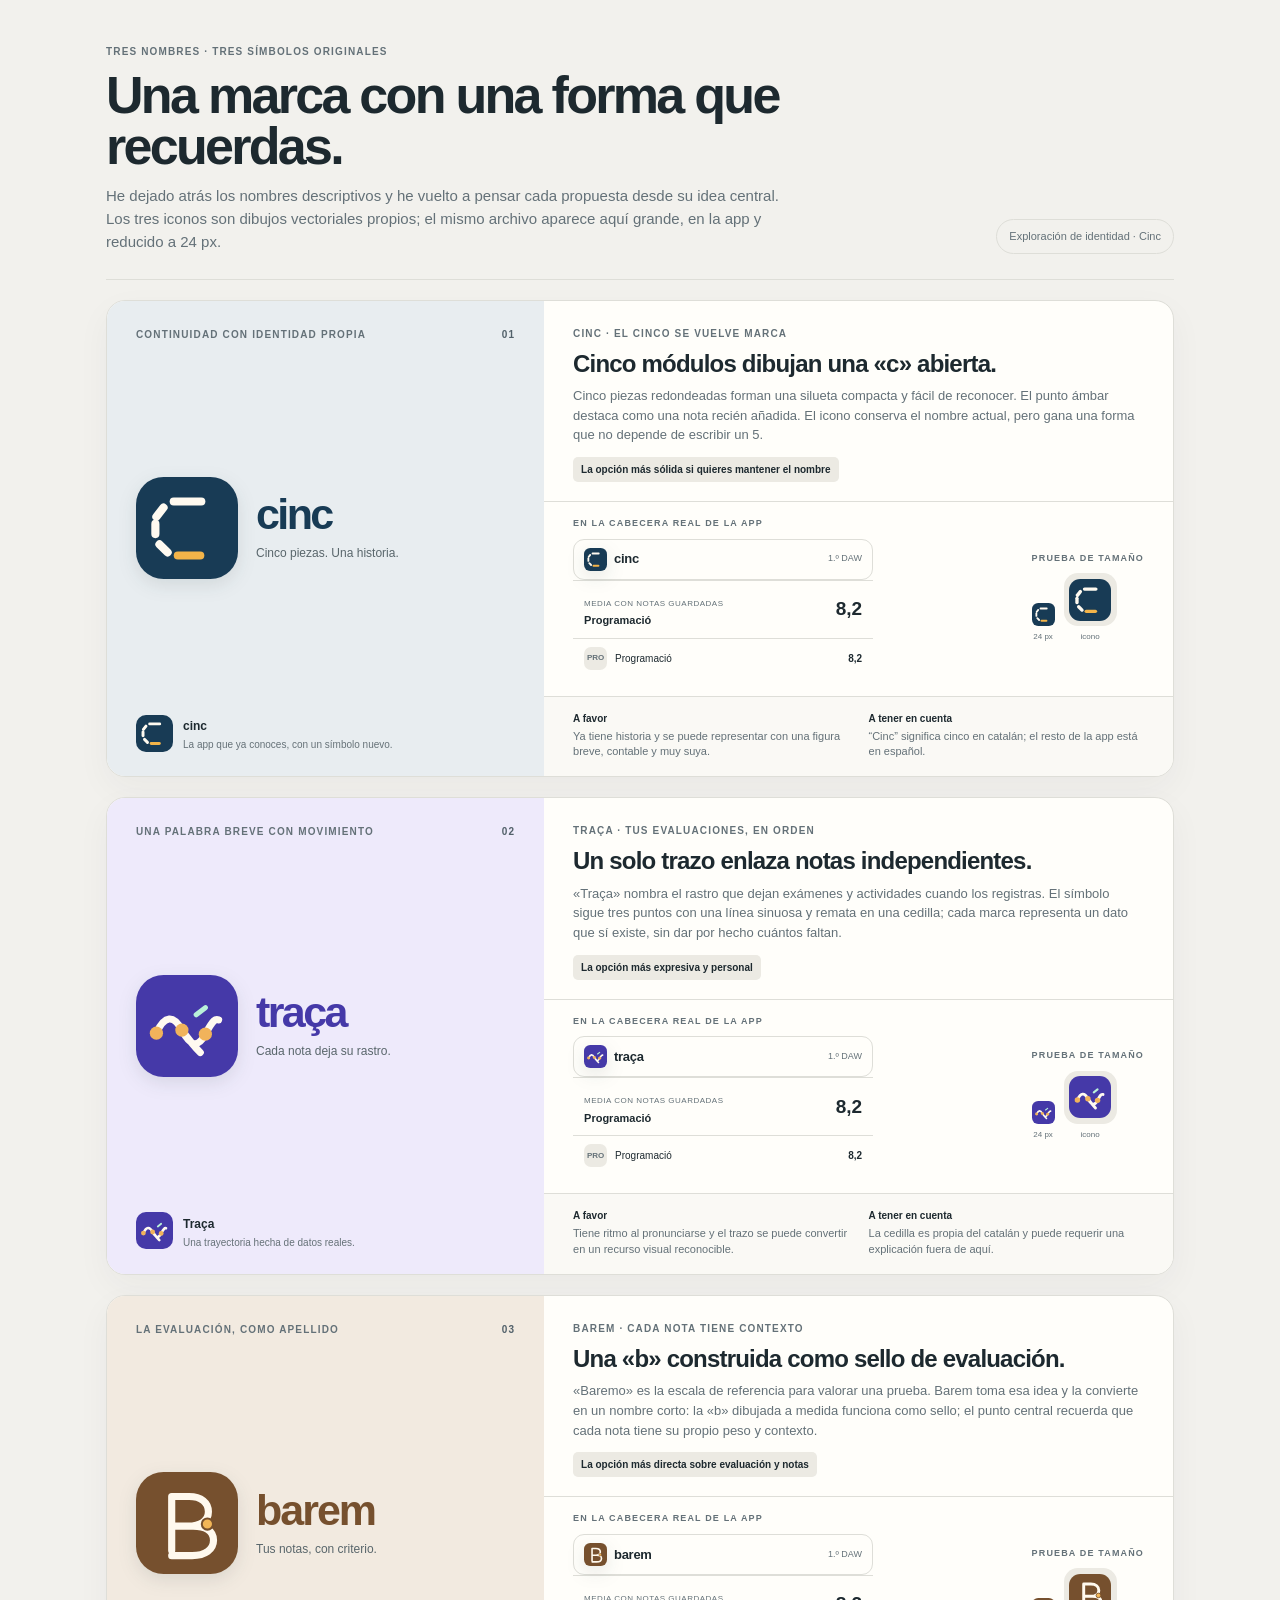
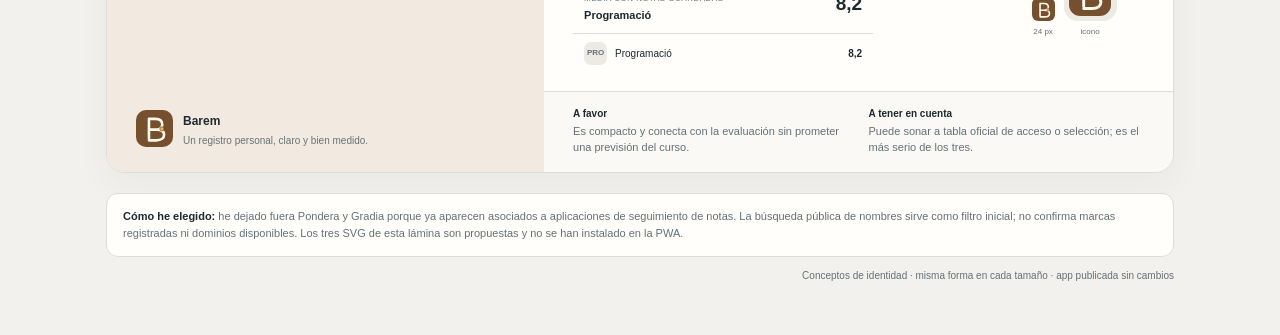
<file: prototipos/identidad/index.html>
<!doctype html>
<html lang="es">
<head>
  <meta charset="utf-8">
  <meta name="viewport" content="width=device-width, initial-scale=1">
  <title>Nombres y logos · Cinc</title>
  <style>
    :root{color-scheme:light dark;--fondo:#f2f1ed;--papel:#fffefa;--tinta:#1d292f;--suave:#647178;--linea:#deded8;--muestra:#eceae3;--sombra:0 12px 34px #24303b0b}
    @media(prefers-color-scheme:dark){:root{--fondo:#11191d;--papel:#1b252a;--tinta:#eef1ed;--suave:#a5b1b3;--linea:#344148;--muestra:#222e33;--sombra:none}}
    :root.claro{--fondo:#f2f1ed;--papel:#fffefa;--tinta:#1d292f;--suave:#647178;--linea:#deded8;--muestra:#eceae3;--sombra:0 12px 34px #24303b0b}
    :root.oscuro{color-scheme:dark;--fondo:#11191d;--papel:#1b252a;--tinta:#eef1ed;--suave:#a5b1b3;--linea:#344148;--muestra:#222e33;--sombra:none}
    *{box-sizing:border-box}body{margin:0;background:var(--fondo);color:var(--tinta);font:15px/1.5 -apple-system,BlinkMacSystemFont,"Segoe UI",sans-serif}
    .pagina{max-width:1120px;margin:auto;padding:44px 26px 52px}.cabecera{display:flex;align-items:end;justify-content:space-between;gap:30px;padding-bottom:25px;border-bottom:1px solid var(--linea)}
    .sobrelinea,.etiqueta,.microtitulo{font-size:10px;font-weight:800;letter-spacing:1.15px;text-transform:uppercase;color:var(--suave)}
    h1{font-size:clamp(34px,5vw,52px);line-height:.98;letter-spacing:-2.7px;margin:11px 0 12px;max-width:680px}.bajada{font-size:15px;line-height:1.55;color:var(--suave);max-width:690px;margin:0}.numero{white-space:nowrap;border:1px solid var(--linea);border-radius:99px;padding:8px 12px;font-size:11px;color:var(--suave)}
    .concepto{display:grid;grid-template-columns:minmax(270px,.82fr) minmax(0,1.18fr);margin-top:20px;background:var(--papel);border:1px solid var(--linea);border-radius:19px;overflow:hidden;box-shadow:var(--sombra)}
    .visual{padding:26px 29px 24px;display:flex;flex-direction:column;justify-content:space-between;min-height:298px}.cinc .visual{background:#e8edf0}.traca .visual{background:#eeeafb}.barem .visual{background:#f2eae0}
    @media(prefers-color-scheme:dark){.cinc .visual{background:#202e36}.traca .visual{background:#29263a}.barem .visual{background:#352c25}}
    :root.claro .cinc .visual{background:#e8edf0}:root.claro .traca .visual{background:#eeeafb}:root.claro .barem .visual{background:#f2eae0}
    .orden{display:flex;justify-content:space-between;align-items:center}.orden b{font-size:10px;letter-spacing:1.1px;color:#52616a}.marca{display:flex;align-items:center;gap:18px;margin:21px 0}.simbolo{width:102px;height:102px;flex:none;filter:drop-shadow(0 6px 9px #18252c1a)}.nombre{font-size:43px;line-height:1;letter-spacing:-2.6px;font-weight:790}.cinc .nombre{color:#183b55}.traca .nombre{color:#4539a8;font-weight:730}.barem .nombre{color:#76502e;letter-spacing:-2px}.lema{font-size:12px;color:#59666b;margin-top:8px}.firma{display:flex;align-items:center;gap:10px}.firma .simbolo{width:37px;height:37px;filter:none}.firma strong{font-size:12px}.firma small{display:block;color:#667278;font-size:10px;margin-top:1px}
    @media(prefers-color-scheme:dark){.orden b,.lema,.firma small{color:#b7c2c1}.cinc .nombre{color:#eef5f7}.traca .nombre{color:#c3baff}.barem .nombre{color:#f2c68e}}
    :root.claro .orden b,:root.claro .lema,:root.claro .firma small{color:#59666b}:root.claro .cinc .nombre{color:#183b55}:root.claro .traca .nombre{color:#4539a8}:root.claro .barem .nombre{color:#76502e}
    :root.oscuro .cinc .visual{background:#202e36}:root.oscuro .traca .visual{background:#29263a}:root.oscuro .barem .visual{background:#352c25}
    :root.oscuro .orden b,:root.oscuro .lema,:root.oscuro .firma small{color:#b7c2c1}:root.oscuro .cinc .nombre{color:#eef5f7}:root.oscuro .traca .nombre{color:#c3baff}:root.oscuro .barem .nombre{color:#f2c68e}
    .contenido{display:flex;flex-direction:column}.texto{padding:25px 29px 19px}.texto .etiqueta{margin-bottom:9px}.texto h2{font-size:24px;line-height:1.13;letter-spacing:-.8px;margin:0 0 9px;max-width:590px}.texto p{font-size:13px;line-height:1.52;color:var(--suave);max-width:620px;margin:0}.recomendacion{display:inline-block;margin-top:12px;border-radius:5px;background:var(--muestra);padding:5px 8px;font-size:10px;font-weight:750}
    .aplicacion{border-top:1px solid var(--linea);padding:15px 29px 18px;display:grid;grid-template-columns:minmax(200px,1fr) auto;align-items:center;gap:23px}.microtitulo{font-size:9px;margin-bottom:8px}.cabecera-app{display:flex;align-items:center;gap:7px;border:1px solid var(--linea);border-radius:11px;background:var(--papel);padding:8px 10px;max-width:300px}.cabecera-app .simbolo{width:23px;height:23px}.cabecera-app strong{font-size:13px;letter-spacing:-.3px}.curso{font-size:9px;color:var(--suave);margin-left:auto}.puntuacion{border-top:1px solid var(--linea);background:var(--papel);max-width:300px;padding:9px 11px;display:flex;justify-content:space-between;align-items:center}.puntuacion small{font-size:8px;letter-spacing:.5px;color:var(--suave)}.puntuacion span{font-size:11px;font-weight:650;display:block}.puntuacion b{font-size:19px}.modulo{border-top:1px solid var(--linea);background:var(--papel);max-width:300px;padding:8px 11px;display:flex;align-items:center;gap:8px;font-size:10px}.sigla{width:23px;height:23px;border-radius:7px;background:var(--muestra);display:grid;place-items:center;font-size:8px;font-weight:800;color:var(--suave)}.nota{margin-left:auto;font-weight:750}
    .escala{display:flex;align-items:end;gap:9px}.tamano{font-size:8px;color:var(--suave);text-align:center}.mosaico{width:53px;height:53px;background:var(--muestra);border-radius:14px;display:grid;place-items:center;margin:0 auto 5px}.mosaico .simbolo{width:42px;height:42px;filter:none}.microicono{width:23px;height:23px;display:block;margin:0 auto 5px}
    .lectura{border-top:1px solid var(--linea);padding:14px 29px 16px;background:color-mix(in srgb,var(--fondo) 36%,var(--papel));display:grid;grid-template-columns:1fr 1fr;gap:20px}.lectura strong{display:block;font-size:10px;margin-bottom:3px}.lectura p{margin:0;font-size:11px;line-height:1.45;color:var(--suave)}
    .filtro{margin-top:20px;border:1px solid var(--linea);border-radius:12px;background:var(--papel);padding:14px 16px;font-size:11px;line-height:1.55;color:var(--suave)}.filtro strong{color:var(--tinta)}footer{text-align:right;color:var(--suave);font-size:10px;margin-top:11px}
    @media(max-width:740px){.pagina{padding:26px 14px 35px}.cabecera{display:block}.numero{display:inline-block;margin-top:15px}.concepto{grid-template-columns:1fr;margin-top:15px}.visual{min-height:248px;padding:20px}.simbolo{width:84px;height:84px}.nombre{font-size:38px}.texto{padding:20px}.texto h2{font-size:21px}.aplicacion{grid-template-columns:1fr;padding:14px 20px;gap:15px}.escala{justify-content:flex-start}.lectura{padding:13px 20px;gap:13px}}
  </style>
</head>
<body>
  <main class="pagina">
    <header class="cabecera">
      <div><div class="sobrelinea">Tres nombres · tres símbolos originales</div><h1>Una marca con una forma que recuerdas.</h1><p class="bajada">He dejado atrás los nombres descriptivos y he vuelto a pensar cada propuesta desde su idea central. Los tres iconos son dibujos vectoriales propios; el mismo archivo aparece aquí grande, en la app y reducido a 24 px.</p></div>
      <div class="numero">Exploración de identidad · Cinc</div>
    </header>

    <section class="concepto cinc">
      <div class="visual"><div class="orden"><span class="sobrelinea">Continuidad con identidad propia</span><b>01</b></div><div class="marca"><img class="simbolo" src="cinc.svg" alt="Icono de Cinc"><div><div class="nombre">cinc</div><div class="lema">Cinco piezas. Una historia.</div></div></div><div class="firma"><img class="simbolo" src="cinc.svg" alt=""><div><strong>cinc</strong><small>La app que ya conoces, con un símbolo nuevo.</small></div></div></div>
      <div class="contenido"><div class="texto"><div class="etiqueta">Cinc · el cinco se vuelve marca</div><h2>Cinco módulos dibujan una «c» abierta.</h2><p>Cinco piezas redondeadas forman una silueta compacta y fácil de reconocer. El punto ámbar destaca como una nota recién añadida. El icono conserva el nombre actual, pero gana una forma que no depende de escribir un 5.</p><span class="recomendacion">La opción más sólida si quieres mantener el nombre</span></div><div class="aplicacion"><div><div class="microtitulo">En la cabecera real de la app</div><div class="cabecera-app"><img class="simbolo" src="cinc.svg" alt=""><strong>cinc</strong><span class="curso">1.º DAW</span></div><div class="puntuacion"><div><small>MEDIA CON NOTAS GUARDADAS</small><span>Programació</span></div><b>8,2</b></div><div class="modulo"><span class="sigla">PRO</span>Programació<span class="nota">8,2</span></div></div><div><div class="microtitulo">Prueba de tamaño</div><div class="escala"><div class="tamano"><img class="microicono" src="cinc.svg" alt="">24 px</div><div class="tamano"><div class="mosaico"><img class="simbolo" src="cinc.svg" alt=""></div>icono</div></div></div></div><div class="lectura"><div><strong>A favor</strong><p>Ya tiene historia y se puede representar con una figura breve, contable y muy suya.</p></div><div><strong>A tener en cuenta</strong><p>“Cinc” significa cinco en catalán; el resto de la app está en español.</p></div></div></div>
    </section>

    <section class="concepto traca">
      <div class="visual"><div class="orden"><span class="sobrelinea">Una palabra breve con movimiento</span><b>02</b></div><div class="marca"><img class="simbolo" src="traca.svg" alt="Icono de Traça"><div><div class="nombre">traça</div><div class="lema">Cada nota deja su rastro.</div></div></div><div class="firma"><img class="simbolo" src="traca.svg" alt=""><div><strong>Traça</strong><small>Una trayectoria hecha de datos reales.</small></div></div></div>
      <div class="contenido"><div class="texto"><div class="etiqueta">Traça · tus evaluaciones, en orden</div><h2>Un solo trazo enlaza notas independientes.</h2><p>«Traça» nombra el rastro que dejan exámenes y actividades cuando los registras. El símbolo sigue tres puntos con una línea sinuosa y remata en una cedilla; cada marca representa un dato que sí existe, sin dar por hecho cuántos faltan.</p><span class="recomendacion">La opción más expresiva y personal</span></div><div class="aplicacion"><div><div class="microtitulo">En la cabecera real de la app</div><div class="cabecera-app"><img class="simbolo" src="traca.svg" alt=""><strong>traça</strong><span class="curso">1.º DAW</span></div><div class="puntuacion"><div><small>MEDIA CON NOTAS GUARDADAS</small><span>Programació</span></div><b>8,2</b></div><div class="modulo"><span class="sigla">PRO</span>Programació<span class="nota">8,2</span></div></div><div><div class="microtitulo">Prueba de tamaño</div><div class="escala"><div class="tamano"><img class="microicono" src="traca.svg" alt="">24 px</div><div class="tamano"><div class="mosaico"><img class="simbolo" src="traca.svg" alt=""></div>icono</div></div></div></div><div class="lectura"><div><strong>A favor</strong><p>Tiene ritmo al pronunciarse y el trazo se puede convertir en un recurso visual reconocible.</p></div><div><strong>A tener en cuenta</strong><p>La cedilla es propia del catalán y puede requerir una explicación fuera de aquí.</p></div></div></div>
    </section>

    <section class="concepto barem">
      <div class="visual"><div class="orden"><span class="sobrelinea">La evaluación, como apellido</span><b>03</b></div><div class="marca"><img class="simbolo" src="barem.svg" alt="Icono de Barem"><div><div class="nombre">barem</div><div class="lema">Tus notas, con criterio.</div></div></div><div class="firma"><img class="simbolo" src="barem.svg" alt=""><div><strong>Barem</strong><small>Un registro personal, claro y bien medido.</small></div></div></div>
      <div class="contenido"><div class="texto"><div class="etiqueta">Barem · cada nota tiene contexto</div><h2>Una «b» construida como sello de evaluación.</h2><p>«Baremo» es la escala de referencia para valorar una prueba. Barem toma esa idea y la convierte en un nombre corto: la «b» dibujada a medida funciona como sello; el punto central recuerda que cada nota tiene su propio peso y contexto.</p><span class="recomendacion">La opción más directa sobre evaluación y notas</span></div><div class="aplicacion"><div><div class="microtitulo">En la cabecera real de la app</div><div class="cabecera-app"><img class="simbolo" src="barem.svg" alt=""><strong>barem</strong><span class="curso">1.º DAW</span></div><div class="puntuacion"><div><small>MEDIA CON NOTAS GUARDADAS</small><span>Programació</span></div><b>8,2</b></div><div class="modulo"><span class="sigla">PRO</span>Programació<span class="nota">8,2</span></div></div><div><div class="microtitulo">Prueba de tamaño</div><div class="escala"><div class="tamano"><img class="microicono" src="barem.svg" alt="">24 px</div><div class="tamano"><div class="mosaico"><img class="simbolo" src="barem.svg" alt=""></div>icono</div></div></div></div><div class="lectura"><div><strong>A favor</strong><p>Es compacto y conecta con la evaluación sin prometer una previsión del curso.</p></div><div><strong>A tener en cuenta</strong><p>Puede sonar a tabla oficial de acceso o selección; es el más serio de los tres.</p></div></div></div>
    </section>

    <aside class="filtro"><strong>Cómo he elegido:</strong> he dejado fuera Pondera y Gradia porque ya aparecen asociados a aplicaciones de seguimiento de notas. La búsqueda pública de nombres sirve como filtro inicial; no confirma marcas registradas ni dominios disponibles. Los tres SVG de esta lámina son propuestas y no se han instalado en la PWA.</aside>
    <footer>Conceptos de identidad · misma forma en cada tamaño · app publicada sin cambios</footer>
  </main>
  <script>if(location.hash==="#claro")document.documentElement.classList.add("claro");if(location.hash==="#oscuro")document.documentElement.classList.add("oscuro")</script>
</body>
</html>
</file>
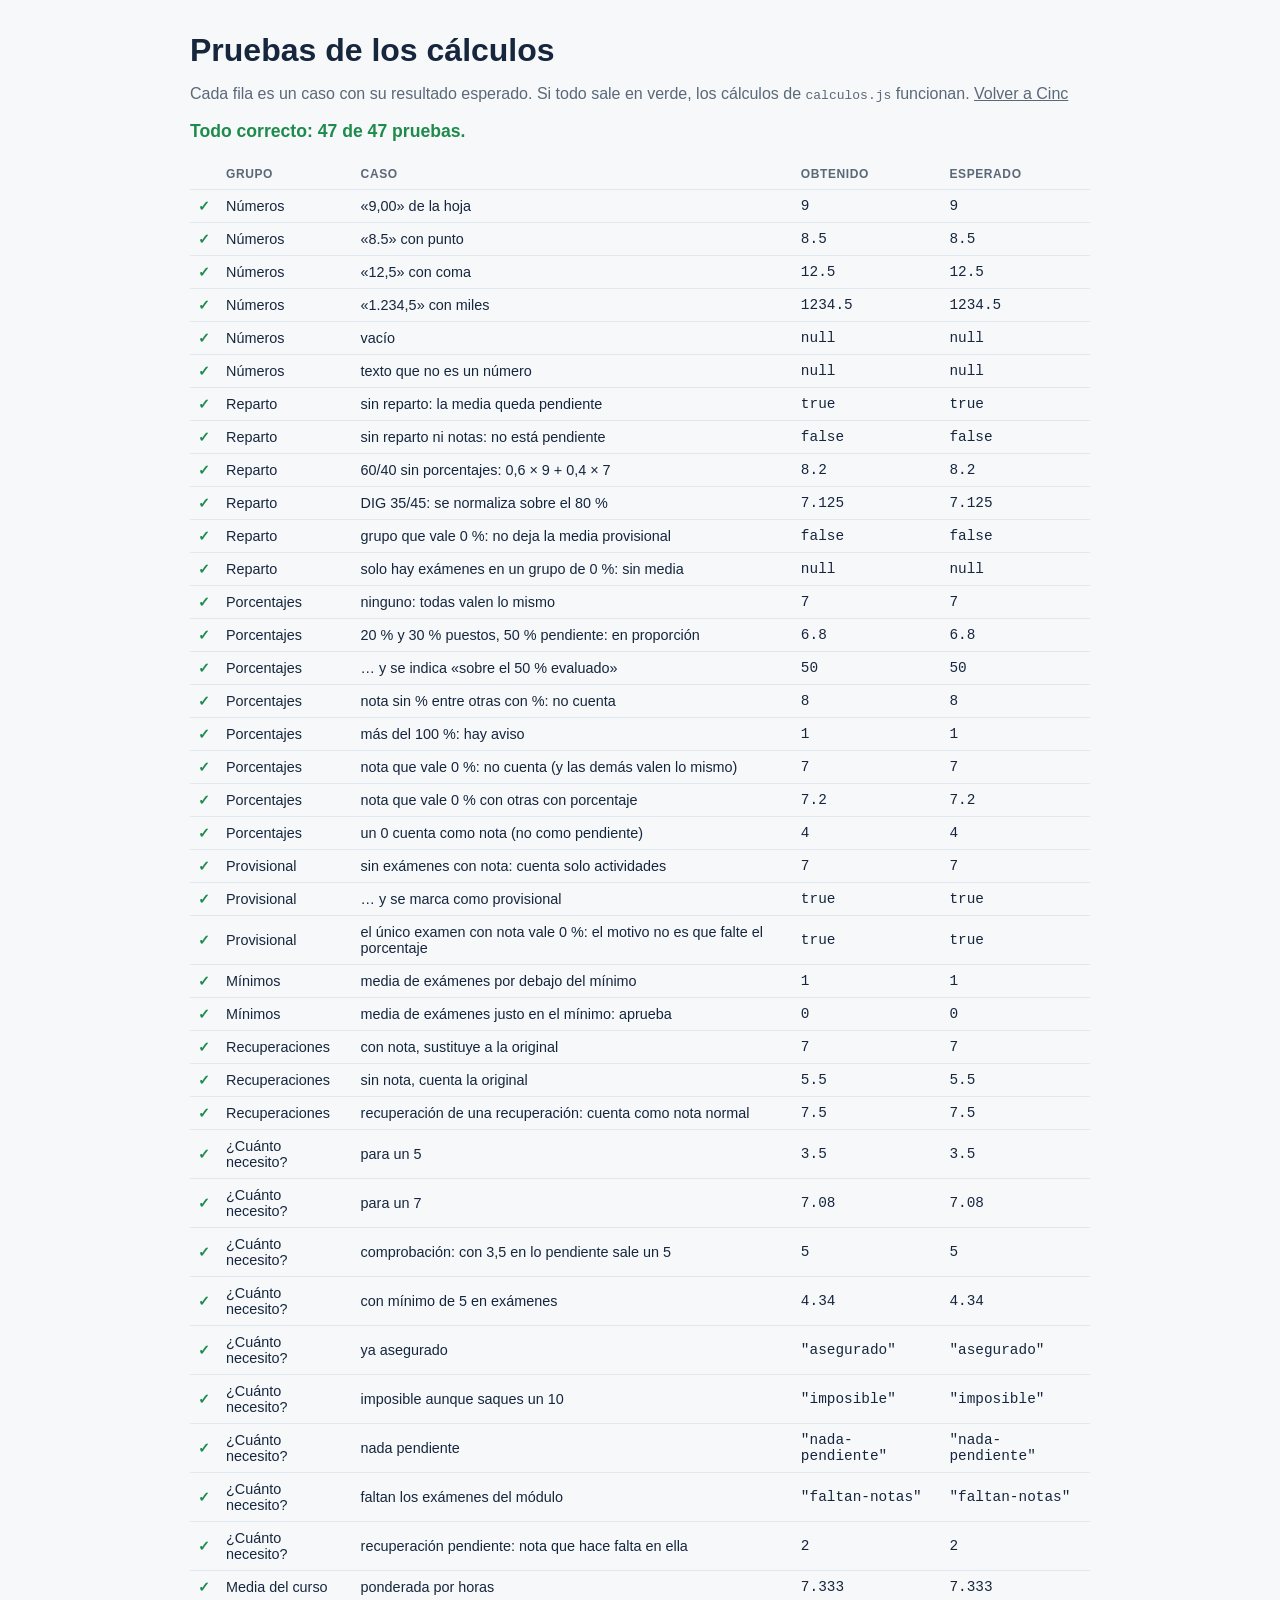
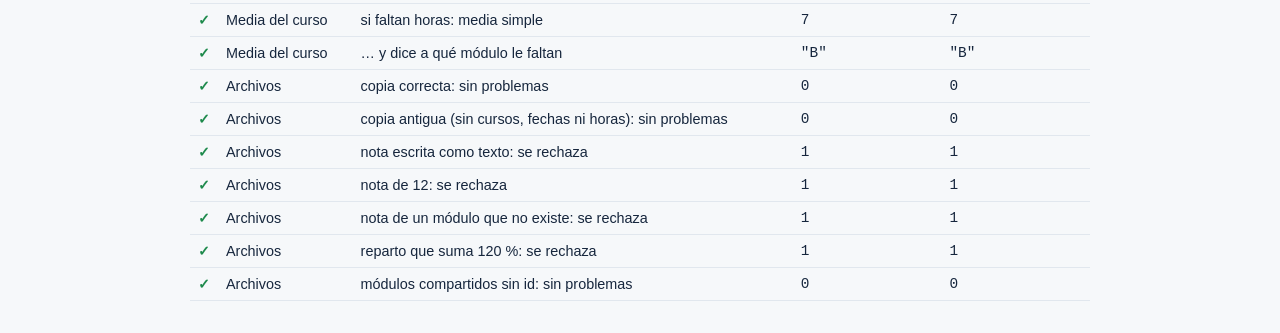
<file: pruebas.html>
<!DOCTYPE html>
<html lang="es">
<head>
  <meta charset="UTF-8">
  <meta name="viewport" content="width=device-width, initial-scale=1">
  <title>Cinc · Pruebas</title>
  <style>
    :root { --fondo: #F6F8FA; --texto: #16263D; --suave: #5B6878; --borde: #E1E7EE; --verde: #1E8A4C; --rojo: #C53030; }
    @media (prefers-color-scheme: dark) {
      :root { --fondo: #0F1722; --texto: #E8EEF5; --suave: #9AA7B5; --borde: #263345; --verde: #4CC27E; --rojo: #F06C6C; }
    }
    body { margin: 0; background: var(--fondo); color: var(--texto); font-family: -apple-system, BlinkMacSystemFont, "Segoe UI", Roboto, Arial, sans-serif; }
    main { max-width: 900px; margin: 0 auto; padding: 32px 16px; }
    h1 { margin: 0 0 4px; }
    p { color: var(--suave); }
    .resumen { font-weight: 700; font-size: 1.1rem; }
    .resumen.ok { color: var(--verde); }
    .resumen.falla { color: var(--rojo); }
    table { width: 100%; border-collapse: collapse; font-size: .9rem; }
    th, td { text-align: left; padding: 8px; border-bottom: 1px solid var(--borde); }
    th { color: var(--suave); font-size: .75rem; text-transform: uppercase; letter-spacing: .05em; }
    tr.ok td:first-child { color: var(--verde); font-weight: 700; }
    tr.falla td { color: var(--rojo); }
    .num { font-variant-numeric: tabular-nums; font-family: ui-monospace, Menlo, monospace; }
    a { color: inherit; }
  </style>
</head>
<body>
  <main>
    <h1>Pruebas de los cálculos</h1>
    <p>Cada fila es un caso con su resultado esperado. Si todo sale en verde, los cálculos de <code>calculos.js</code> funcionan. <a href="./">Volver a Cinc</a></p>
    <p id="resumen" class="resumen">Calculando…</p>
    <table>
      <thead>
        <tr><th></th><th>Grupo</th><th>Caso</th><th>Obtenido</th><th>Esperado</th></tr>
      </thead>
      <tbody id="casos"></tbody>
    </table>
  </main>
  <script src="calculos.js"></script>
  <script src="pruebas.js"></script>
</body>
</html>
</file>
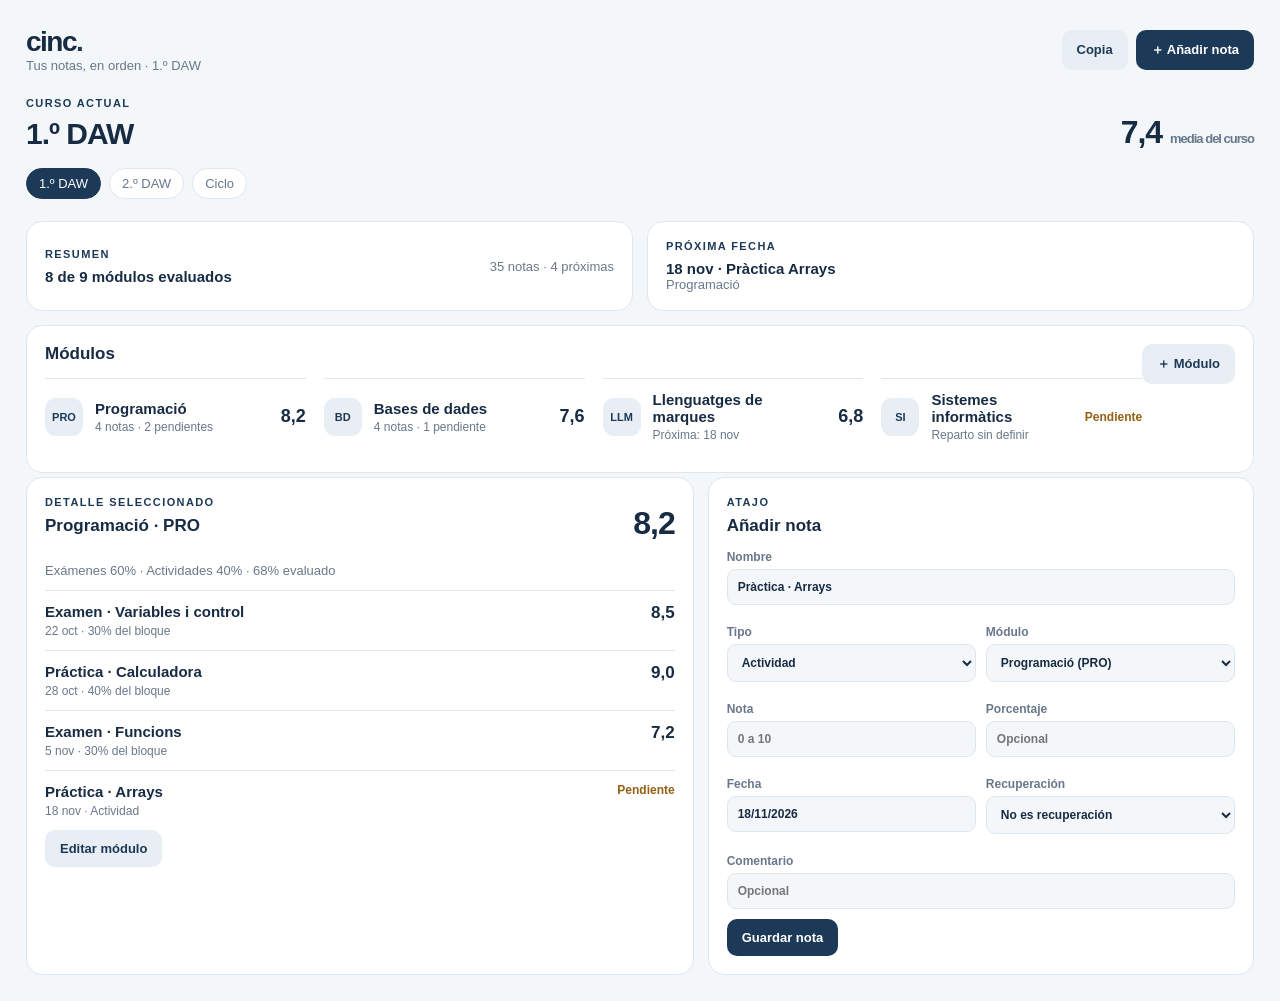
<file: prototipos/a-calma.html>
<!doctype html><html lang="es"><head><meta charset="utf-8"><meta name="viewport" content="width=device-width,initial-scale=1"><title>A · Distribución familiar · Cinc</title><style>
:root{--accent:#1d3958;--bg:#f4f7f9;--surface:#fff;--ink:#172b43;--muted:#68788b;--line:#dfe6ec;--wash:#e8eef4;--pending:#946012;color-scheme:light dark}@media(prefers-color-scheme:dark){:root{--bg:#101923;--surface:#192531;--ink:#ecf2f7;--muted:#a6b4c1;--line:#334352;--wash:#243848;--pending:#edbd6c}}:root.claro{--bg:#f4f7f9;--surface:#fff;--ink:#172b43;--muted:#68788b;--line:#dfe6ec;--wash:#e8eef4;--pending:#946012}
*{box-sizing:border-box}body{margin:0;background:var(--bg);color:var(--ink);font:15px -apple-system,BlinkMacSystemFont,"Segoe UI",sans-serif}.app{max-width:1300px;margin:auto;padding:26px}header{display:flex;align-items:center;justify-content:space-between;gap:16px;margin-bottom:24px}.logo{font-size:28px;font-weight:800;letter-spacing:-1.5px}.logo span{color:var(--accent)}.actions{display:flex;gap:8px}button{border:0;background:var(--accent);color:#fff;padding:11px 15px;border-radius:10px;font-weight:700;font-size:13px}button.alt{background:var(--wash);color:var(--accent)}.topline{display:flex;align-items:flex-end;justify-content:space-between;margin:0 0 17px}h1{font-size:30px;letter-spacing:-1px;margin:0}h2{font-size:17px;margin:0 0 14px}h3{font-size:15px;margin:0}p,small{color:var(--muted)}.tabs{display:flex;gap:8px;margin:12px 0 22px}.tabs span{padding:7px 12px;border-radius:20px;background:var(--surface);border:1px solid var(--line);color:var(--muted);font-size:13px}.tabs .on{background:var(--accent);color:#fff;border-color:var(--accent)}.panel{background:var(--surface);border:1px solid var(--line);border-radius:16px;padding:18px}.eyebrow{color:var(--accent);font-size:11px;font-weight:800;letter-spacing:1.4px;text-transform:uppercase;margin-bottom:8px}.score{font-size:32px;font-weight:800;letter-spacing:-1px}.muted{color:var(--muted);font-size:13px}.stats{display:flex;gap:12px}.stat{background:var(--wash);padding:13px;border-radius:12px;flex:1}.module{display:flex;align-items:center;gap:12px;padding:12px 0;border-top:1px solid var(--line)}.module>b{display:grid;place-items:center;width:38px;height:38px;border-radius:11px;background:var(--wash);color:var(--accent);font-size:11px}.module div{flex:1}.module small,.module strong{display:block}.module small{font-size:12px;margin-top:3px}.module em{font-style:normal;font-weight:800;font-size:18px}.module .pending,.pending{font-size:12px;color:var(--pending);font-weight:700}.detail-head{display:flex;align-items:center;justify-content:space-between;gap:10px;margin-bottom:13px}.notes{margin-top:12px}.note{display:flex;justify-content:space-between;gap:10px;padding:12px 0;border-top:1px solid var(--line)}.note b,.note small{display:block}.note small{font-size:12px;margin-top:4px}.note>strong{font-size:17px}.note.future>strong{font-size:12px;color:var(--pending)}form label{display:block;color:var(--muted);font-weight:700;font-size:12px;margin:10px 0}input,select{display:block;width:100%;padding:10px;margin-top:5px;border:1px solid var(--line);border-radius:9px;background:var(--bg);color:var(--ink);font:inherit}.fields{display:grid;grid-template-columns:1fr 1fr;gap:10px}.upcoming{display:flex;justify-content:space-between;gap:8px;padding:10px 0;border-top:1px solid var(--line)}
.a .overview{display:grid;grid-template-columns:1fr 1fr;gap:14px}.a .modules{grid-column:1/-1}.a .module-list{display:grid;grid-template-columns:repeat(4,minmax(0,1fr));gap:0 18px}.a .module{min-width:0}.a .lower{display:grid;grid-template-columns:1.1fr .9fr;gap:14px;margin-top:4px}.a .summary{display:flex;align-items:center;justify-content:space-between}.a .module:hover{background:var(--wash)}
@media(max-width:760px){.app{padding:17px}header{align-items:flex-start;flex-wrap:wrap}.topline{align-items:flex-start;gap:12px}.stats{flex-wrap:wrap}.module{gap:9px}.a .overview,.a .lower{grid-template-columns:1fr}.a .modules{grid-column:auto}.a .module-list{grid-template-columns:1fr 1fr}.a .actions{width:100%}}
</style></head><body><div class="app a"><header><div><div class="logo">cinc<span>.</span></div><div class="muted">Tus notas, en orden · 1.º DAW</div></div><div class="actions"><button class="alt">Copia</button><button>＋ Añadir nota</button></div></header><div class="a"><div class="topline"><div><div class="eyebrow">Curso actual</div><h1>1.º DAW</h1></div><div class="score">7,4 <small class="muted">media del curso</small></div></div><nav class="tabs"><span class="on">1.º DAW</span><span>2.º DAW</span><span>Ciclo</span></nav><section class="overview"><div class="panel summary"><div><div class="eyebrow">Resumen</div><b>8 de 9 módulos evaluados</b></div><span class="muted">35 notas · 4 próximas</span></div><div class="panel"><div class="eyebrow">Próxima fecha</div><b>18 nov · Pràctica Arrays</b><div class="muted">Programació</div></div><section class="panel modules"><h2>Módulos <button class="alt" style="float:right">＋ Módulo</button></h2><div class="module-list"><div class="module"><b>PRO</b><div><strong>Programació</strong><small>4 notas · 2 pendientes</small></div><em>8,2</em></div><div class="module"><b>BD</b><div><strong>Bases de dades</strong><small>4 notas · 1 pendiente</small></div><em>7,6</em></div><div class="module"><b>LLM</b><div><strong>Llenguatges de marques</strong><small>Próxima: 18 nov</small></div><em>6,8</em></div><div class="module"><b>SI</b><div><strong>Sistemes informàtics</strong><small>Reparto sin definir</small></div><em class="pending">Pendiente</em></div></div></section></section><section class="lower"><div class="panel"><div class="detail-head"><div><div class="eyebrow">Detalle seleccionado</div><h2>Programació · PRO</h2></div><div class="score">8,2</div></div><div class="muted">Exámenes 60% · Actividades 40% · 68% evaluado</div><div class="notes"><div class="note"><span><b>Examen · Variables i control</b><small>22 oct · 30% del bloque</small></span><strong>8,5</strong></div><div class="note"><span><b>Práctica · Calculadora</b><small>28 oct · 40% del bloque</small></span><strong>9,0</strong></div><div class="note"><span><b>Examen · Funcions</b><small>5 nov · 30% del bloque</small></span><strong>7,2</strong></div><div class="note future"><span><b>Práctica · Arrays</b><small>18 nov · Actividad</small></span><strong>Pendiente</strong></div></div><button class="alt">Editar módulo</button></div><div class="panel"><div class="eyebrow">Atajo</div><h2>Añadir nota</h2><form><label>Nombre<input value="Pràctica · Arrays"></label><div class="fields"><label>Tipo<select><option>Actividad</option><option>Examen</option></select></label><label>Módulo<select><option>Programació (PRO)</option></select></label></div><div class="fields"><label>Nota<input placeholder="0 a 10"></label><label>Porcentaje<input placeholder="Opcional"></label></div><div class="fields"><label>Fecha<input value="18/11/2026"></label><label>Recuperación<select><option>No es recuperación</option></select></label></div><label>Comentario<input placeholder="Opcional"></label><button type="button">Guardar nota</button></form></div></section></div></div><script>if(location.hash==="#claro")document.documentElement.classList.add("claro")</script></body></html>
</file>
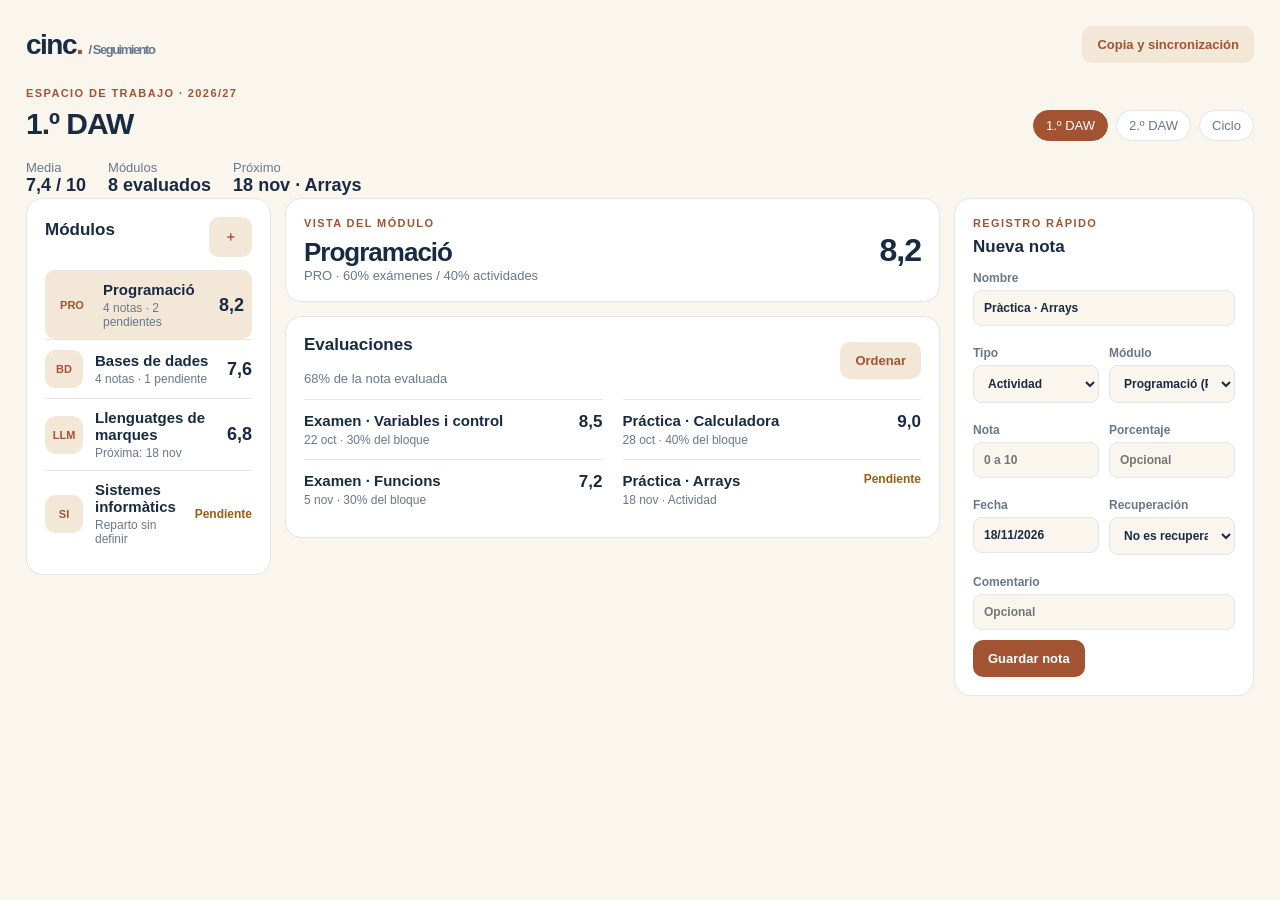
<file: prototipos/b-cuaderno.html>
<!doctype html><html lang="es"><head><meta charset="utf-8"><meta name="viewport" content="width=device-width,initial-scale=1"><title>B · Módulo al centro · Cinc</title><style>
:root{--accent:#a25332;--bg:#faf5ed;--surface:#fff;--ink:#172b43;--muted:#68788b;--line:#dfe6ec;--wash:#f3e8d7;--pending:#946012;color-scheme:light dark}@media(prefers-color-scheme:dark){:root{--bg:#101923;--surface:#192531;--ink:#ecf2f7;--muted:#a6b4c1;--line:#334352;--wash:#243848;--pending:#edbd6c}}:root.claro{--bg:#faf5ed;--surface:#fff;--ink:#172b43;--muted:#68788b;--line:#dfe6ec;--wash:#f3e8d7;--pending:#946012}
*{box-sizing:border-box}body{margin:0;background:var(--bg);color:var(--ink);font:15px -apple-system,BlinkMacSystemFont,"Segoe UI",sans-serif}.app{max-width:1300px;margin:auto;padding:26px}header{display:flex;align-items:center;justify-content:space-between;gap:16px;margin-bottom:24px}.logo{font-size:28px;font-weight:800;letter-spacing:-1.5px}.logo span{color:var(--accent)}.actions{display:flex;gap:8px}button{border:0;background:var(--accent);color:#fff;padding:11px 15px;border-radius:10px;font-weight:700;font-size:13px}button.alt{background:var(--wash);color:var(--accent)}.topline{display:flex;align-items:flex-end;justify-content:space-between;margin:0 0 17px}h1{font-size:30px;letter-spacing:-1px;margin:0}h2{font-size:17px;margin:0 0 14px}h3{font-size:15px;margin:0}p,small{color:var(--muted)}.tabs{display:flex;gap:8px;margin:12px 0 22px}.tabs span{padding:7px 12px;border-radius:20px;background:var(--surface);border:1px solid var(--line);color:var(--muted);font-size:13px}.tabs .on{background:var(--accent);color:#fff;border-color:var(--accent)}.panel{background:var(--surface);border:1px solid var(--line);border-radius:16px;padding:18px}.eyebrow{color:var(--accent);font-size:11px;font-weight:800;letter-spacing:1.4px;text-transform:uppercase;margin-bottom:8px}.score{font-size:32px;font-weight:800;letter-spacing:-1px}.muted{color:var(--muted);font-size:13px}.stats{display:flex;gap:12px}.stat{background:var(--wash);padding:13px;border-radius:12px;flex:1}.module{display:flex;align-items:center;gap:12px;padding:12px 0;border-top:1px solid var(--line)}.module>b{display:grid;place-items:center;width:38px;height:38px;border-radius:11px;background:var(--wash);color:var(--accent);font-size:11px}.module div{flex:1}.module small,.module strong{display:block}.module small{font-size:12px;margin-top:3px}.module em{font-style:normal;font-weight:800;font-size:18px}.module .pending,.pending{font-size:12px;color:var(--pending);font-weight:700}.detail-head{display:flex;align-items:center;justify-content:space-between;gap:10px;margin-bottom:13px}.notes{margin-top:12px}.note{display:flex;justify-content:space-between;gap:10px;padding:12px 0;border-top:1px solid var(--line)}.note b,.note small{display:block}.note small{font-size:12px;margin-top:4px}.note>strong{font-size:17px}.note.future>strong{font-size:12px;color:var(--pending)}form label{display:block;color:var(--muted);font-weight:700;font-size:12px;margin:10px 0}input,select{display:block;width:100%;padding:10px;margin-top:5px;border:1px solid var(--line);border-radius:9px;background:var(--bg);color:var(--ink);font:inherit}.fields{display:grid;grid-template-columns:1fr 1fr;gap:10px}.upcoming{display:flex;justify-content:space-between;gap:8px;padding:10px 0;border-top:1px solid var(--line)}
.b .shell{display:grid;grid-template-columns:245px minmax(0,1fr) 300px;gap:14px;align-items:start}.b .sidebar{position:sticky;top:15px}.b .sidebar .module{padding:10px 0}.b .main .panel{margin-bottom:14px}.b .hero{display:flex;align-items:center;justify-content:space-between}.b .notes{display:grid;grid-template-columns:1fr 1fr;gap:0 20px}.b .add-panel{position:sticky;top:15px}.b .summaryline{display:flex;gap:22px;margin:10px 0 2px}.b .statline b{display:block;font-size:18px}.b .module.selected{background:var(--wash);border-radius:10px;padding-left:8px;padding-right:8px}
@media(max-width:760px){.app{padding:17px}header{align-items:flex-start;flex-wrap:wrap}.topline{align-items:flex-start;gap:12px}.stats{flex-wrap:wrap}.module{gap:9px}.b .shell{grid-template-columns:1fr}.b .sidebar,.b .add-panel{position:static}.b .sidebar .module-list{display:grid;grid-template-columns:1fr 1fr;gap:0 12px}.b .notes{grid-template-columns:1fr}}
</style></head><body><div class="app b"><header><div class="logo">cinc<span>.</span> <small class="muted">/ Seguimiento</small></div><div class="actions"><button class="alt">Copia y sincronización</button></div></header><div class="topline"><div><div class="eyebrow">Espacio de trabajo · 2026/27</div><h1>1.º DAW</h1></div><nav class="tabs" style="margin:0"><span class="on">1.º DAW</span><span>2.º DAW</span><span>Ciclo</span></nav></div><div class="summaryline"><div class="statline"><span class="muted">Media</span><b>7,4 / 10</b></div><div class="statline"><span class="muted">Módulos</span><b>8 evaluados</b></div><div class="statline"><span class="muted">Próximo</span><b>18 nov · Arrays</b></div></div><div class="b shell"><aside class="panel sidebar"><div class="detail-head"><h2>Módulos</h2><button class="alt">＋</button></div><div class="module-list"><div class="module selected"><b>PRO</b><div><strong>Programació</strong><small>4 notas · 2 pendientes</small></div><em>8,2</em></div><div class="module"><b>BD</b><div><strong>Bases de dades</strong><small>4 notas · 1 pendiente</small></div><em>7,6</em></div><div class="module"><b>LLM</b><div><strong>Llenguatges de marques</strong><small>Próxima: 18 nov</small></div><em>6,8</em></div><div class="module"><b>SI</b><div><strong>Sistemes informàtics</strong><small>Reparto sin definir</small></div><em class="pending">Pendiente</em></div></div></aside><main class="main"><section class="panel hero"><div><div class="eyebrow">Vista del módulo</div><h1 style="font-size:26px">Programació</h1><div class="muted">PRO · 60% exámenes / 40% actividades</div></div><div class="score">8,2</div></section><section class="panel"><div class="detail-head"><div><h2>Evaluaciones</h2><span class="muted">68% de la nota evaluada</span></div><button class="alt">Ordenar</button></div><div class="notes"><div class="note"><span><b>Examen · Variables i control</b><small>22 oct · 30% del bloque</small></span><strong>8,5</strong></div><div class="note"><span><b>Práctica · Calculadora</b><small>28 oct · 40% del bloque</small></span><strong>9,0</strong></div><div class="note"><span><b>Examen · Funcions</b><small>5 nov · 30% del bloque</small></span><strong>7,2</strong></div><div class="note future"><span><b>Práctica · Arrays</b><small>18 nov · Actividad</small></span><strong>Pendiente</strong></div></div></section></main><aside class="panel add-panel"><div class="eyebrow">Registro rápido</div><h2>Nueva nota</h2><form><label>Nombre<input value="Pràctica · Arrays"></label><div class="fields"><label>Tipo<select><option>Actividad</option><option>Examen</option></select></label><label>Módulo<select><option>Programació (PRO)</option></select></label></div><div class="fields"><label>Nota<input placeholder="0 a 10"></label><label>Porcentaje<input placeholder="Opcional"></label></div><div class="fields"><label>Fecha<input value="18/11/2026"></label><label>Recuperación<select><option>No es recuperación</option></select></label></div><label>Comentario<input placeholder="Opcional"></label><button type="button">Guardar nota</button></form></aside></div></div><script>if(location.hash==="#claro")document.documentElement.classList.add("claro")</script></body></html>
</file>
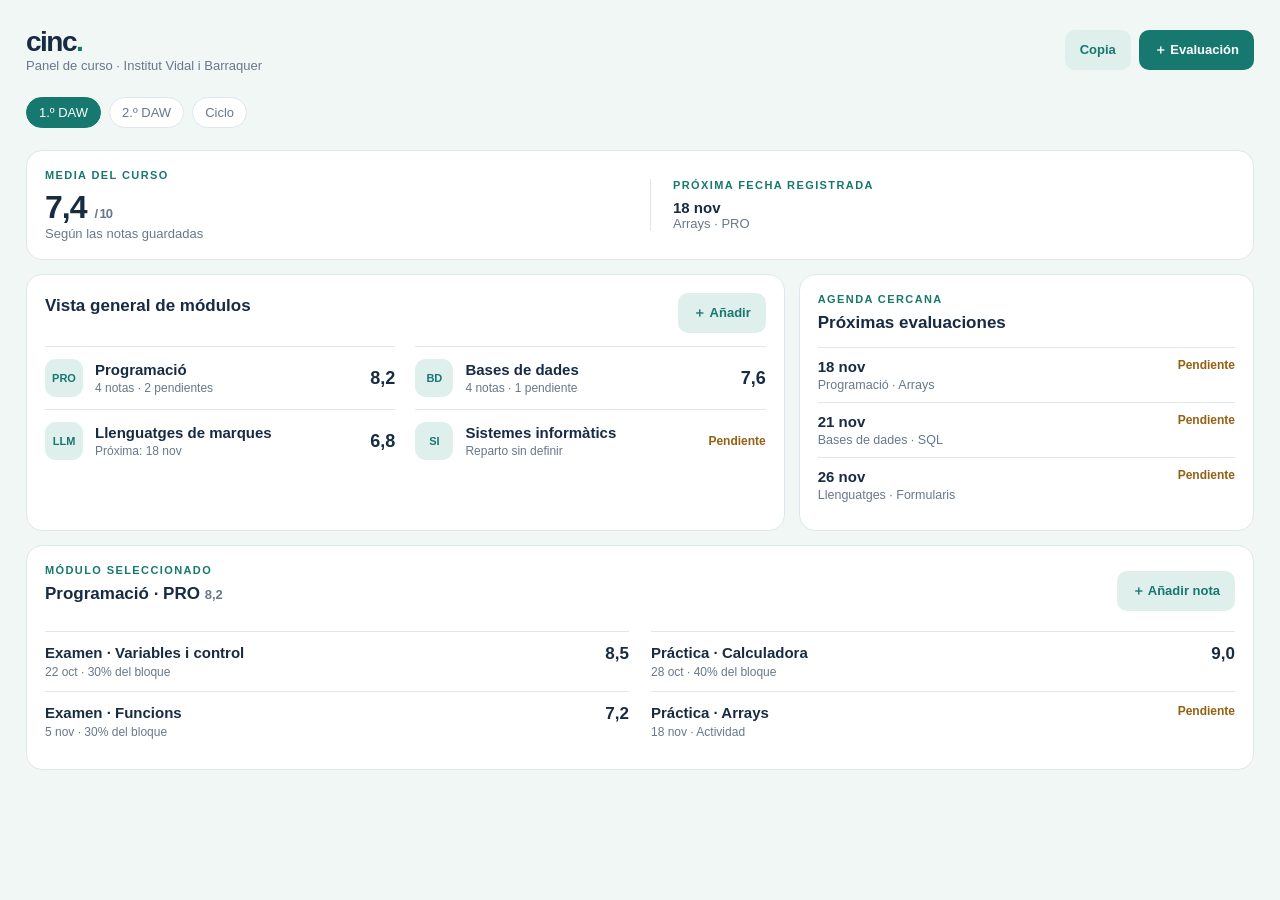
<file: prototipos/c-panel.html>
<!doctype html><html lang="es"><head><meta charset="utf-8"><meta name="viewport" content="width=device-width,initial-scale=1"><title>C · Panel de curso · Cinc</title><style>
:root{--accent:#16786f;--bg:#f0f7f5;--surface:#fff;--ink:#172b43;--muted:#68788b;--line:#dfe6ec;--wash:#dfefeb;--pending:#946012;color-scheme:light dark}@media(prefers-color-scheme:dark){:root{--bg:#101923;--surface:#192531;--ink:#ecf2f7;--muted:#a6b4c1;--line:#334352;--wash:#243848;--pending:#edbd6c}}:root.claro{--bg:#f0f7f5;--surface:#fff;--ink:#172b43;--muted:#68788b;--line:#dfe6ec;--wash:#dfefeb;--pending:#946012}
*{box-sizing:border-box}body{margin:0;background:var(--bg);color:var(--ink);font:15px -apple-system,BlinkMacSystemFont,"Segoe UI",sans-serif}.app{max-width:1300px;margin:auto;padding:26px}header{display:flex;align-items:center;justify-content:space-between;gap:16px;margin-bottom:24px}.logo{font-size:28px;font-weight:800;letter-spacing:-1.5px}.logo span{color:var(--accent)}.actions{display:flex;gap:8px}button{border:0;background:var(--accent);color:#fff;padding:11px 15px;border-radius:10px;font-weight:700;font-size:13px}button.alt{background:var(--wash);color:var(--accent)}.topline{display:flex;align-items:flex-end;justify-content:space-between;margin:0 0 17px}h1{font-size:30px;letter-spacing:-1px;margin:0}h2{font-size:17px;margin:0 0 14px}h3{font-size:15px;margin:0}p,small{color:var(--muted)}.tabs{display:flex;gap:8px;margin:12px 0 22px}.tabs span{padding:7px 12px;border-radius:20px;background:var(--surface);border:1px solid var(--line);color:var(--muted);font-size:13px}.tabs .on{background:var(--accent);color:#fff;border-color:var(--accent)}.panel{background:var(--surface);border:1px solid var(--line);border-radius:16px;padding:18px}.eyebrow{color:var(--accent);font-size:11px;font-weight:800;letter-spacing:1.4px;text-transform:uppercase;margin-bottom:8px}.score{font-size:32px;font-weight:800;letter-spacing:-1px}.muted{color:var(--muted);font-size:13px}.stats{display:flex;gap:12px}.stat{background:var(--wash);padding:13px;border-radius:12px;flex:1}.module{display:flex;align-items:center;gap:12px;padding:12px 0;border-top:1px solid var(--line)}.module>b{display:grid;place-items:center;width:38px;height:38px;border-radius:11px;background:var(--wash);color:var(--accent);font-size:11px}.module div{flex:1}.module small,.module strong{display:block}.module small{font-size:12px;margin-top:3px}.module em{font-style:normal;font-weight:800;font-size:18px}.module .pending,.pending{font-size:12px;color:var(--pending);font-weight:700}.detail-head{display:flex;align-items:center;justify-content:space-between;gap:10px;margin-bottom:13px}.notes{margin-top:12px}.note{display:flex;justify-content:space-between;gap:10px;padding:12px 0;border-top:1px solid var(--line)}.note b,.note small{display:block}.note small{font-size:12px;margin-top:4px}.note>strong{font-size:17px}.note.future>strong{font-size:12px;color:var(--pending)}form label{display:block;color:var(--muted);font-weight:700;font-size:12px;margin:10px 0}input,select{display:block;width:100%;padding:10px;margin-top:5px;border:1px solid var(--line);border-radius:9px;background:var(--bg);color:var(--ink);font:inherit}.fields{display:grid;grid-template-columns:1fr 1fr;gap:10px}.upcoming{display:flex;justify-content:space-between;gap:8px;padding:10px 0;border-top:1px solid var(--line)}.upcoming span:first-child b,.upcoming span:first-child small{display:block}.upcoming span:first-child small{margin-top:3px}
.c .hero{display:grid;grid-template-columns:1fr 1fr;gap:20px;align-items:center}.c .hero-score{padding-left:22px;border-left:1px solid var(--line)}.c .columns{display:grid;grid-template-columns:1.25fr .75fr;gap:14px;margin-top:14px}.c .module-list{display:grid;grid-template-columns:1fr 1fr;column-gap:20px}.c .module{border-top:1px solid var(--line)}.c .module em{min-width:60px;text-align:right}.c .detail-panel{margin-top:14px}.c .notes{display:grid;grid-template-columns:repeat(2,1fr);gap:0 22px}
@media(max-width:760px){.app{padding:17px}header{align-items:flex-start;flex-wrap:wrap}.topline{align-items:flex-start;gap:12px}.stats{flex-wrap:wrap}.module{gap:9px}.c .hero{grid-template-columns:1fr}.c .hero-score{border:0;padding:0}.c .columns{grid-template-columns:1fr}.c .module-list{grid-template-columns:1fr}.c .notes{grid-template-columns:1fr}}
</style></head><body><div class="app c"><header><div><div class="logo">cinc<span>.</span></div><div class="muted">Panel de curso · Institut Vidal i Barraquer</div></div><div class="actions"><button class="alt">Copia</button><button>＋ Evaluación</button></div></header><nav class="tabs"><span class="on">1.º DAW</span><span>2.º DAW</span><span>Ciclo</span></nav><section class="c"><div class="panel hero"><div><div class="eyebrow">Media del curso</div><div class="score">7,4 <small class="muted">/ 10</small></div><div class="muted">Según las notas guardadas</div></div><div class="hero-score"><div class="eyebrow">Próxima fecha registrada</div><b>18 nov</b><div class="muted">Arrays · PRO</div></div></div><div class="columns"><section class="panel"><div class="detail-head"><h2>Vista general de módulos</h2><button class="alt">＋ Añadir</button></div><div class="module-list"><div class="module"><b>PRO</b><div><strong>Programació</strong><small>4 notas · 2 pendientes</small></div><em>8,2</em></div><div class="module"><b>BD</b><div><strong>Bases de dades</strong><small>4 notas · 1 pendiente</small></div><em>7,6</em></div><div class="module"><b>LLM</b><div><strong>Llenguatges de marques</strong><small>Próxima: 18 nov</small></div><em>6,8</em></div><div class="module"><b>SI</b><div><strong>Sistemes informàtics</strong><small>Reparto sin definir</small></div><em class="pending">Pendiente</em></div></div></section><aside class="panel"><div class="eyebrow">Agenda cercana</div><h2>Próximas evaluaciones</h2><div class="upcoming"><span><b>18 nov</b><small>Programació · Arrays</small></span><span class="pending">Pendiente</span></div><div class="upcoming"><span><b>21 nov</b><small>Bases de dades · SQL</small></span><span class="pending">Pendiente</span></div><div class="upcoming"><span><b>26 nov</b><small>Llenguatges · Formularis</small></span><span class="pending">Pendiente</span></div></aside></div><section class="panel detail-panel"><div class="detail-head"><div><div class="eyebrow">Módulo seleccionado</div><h2>Programació · PRO <span class="muted">8,2</span></h2></div><button class="alt">＋ Añadir nota</button></div><div class="notes"><div class="note"><span><b>Examen · Variables i control</b><small>22 oct · 30% del bloque</small></span><strong>8,5</strong></div><div class="note"><span><b>Práctica · Calculadora</b><small>28 oct · 40% del bloque</small></span><strong>9,0</strong></div><div class="note"><span><b>Examen · Funcions</b><small>5 nov · 30% del bloque</small></span><strong>7,2</strong></div><div class="note future"><span><b>Práctica · Arrays</b><small>18 nov · Actividad</small></span><strong>Pendiente</strong></div></div></section></section></div><script>if(location.hash==="#claro")document.documentElement.classList.add("claro")</script></body></html>
</file>
